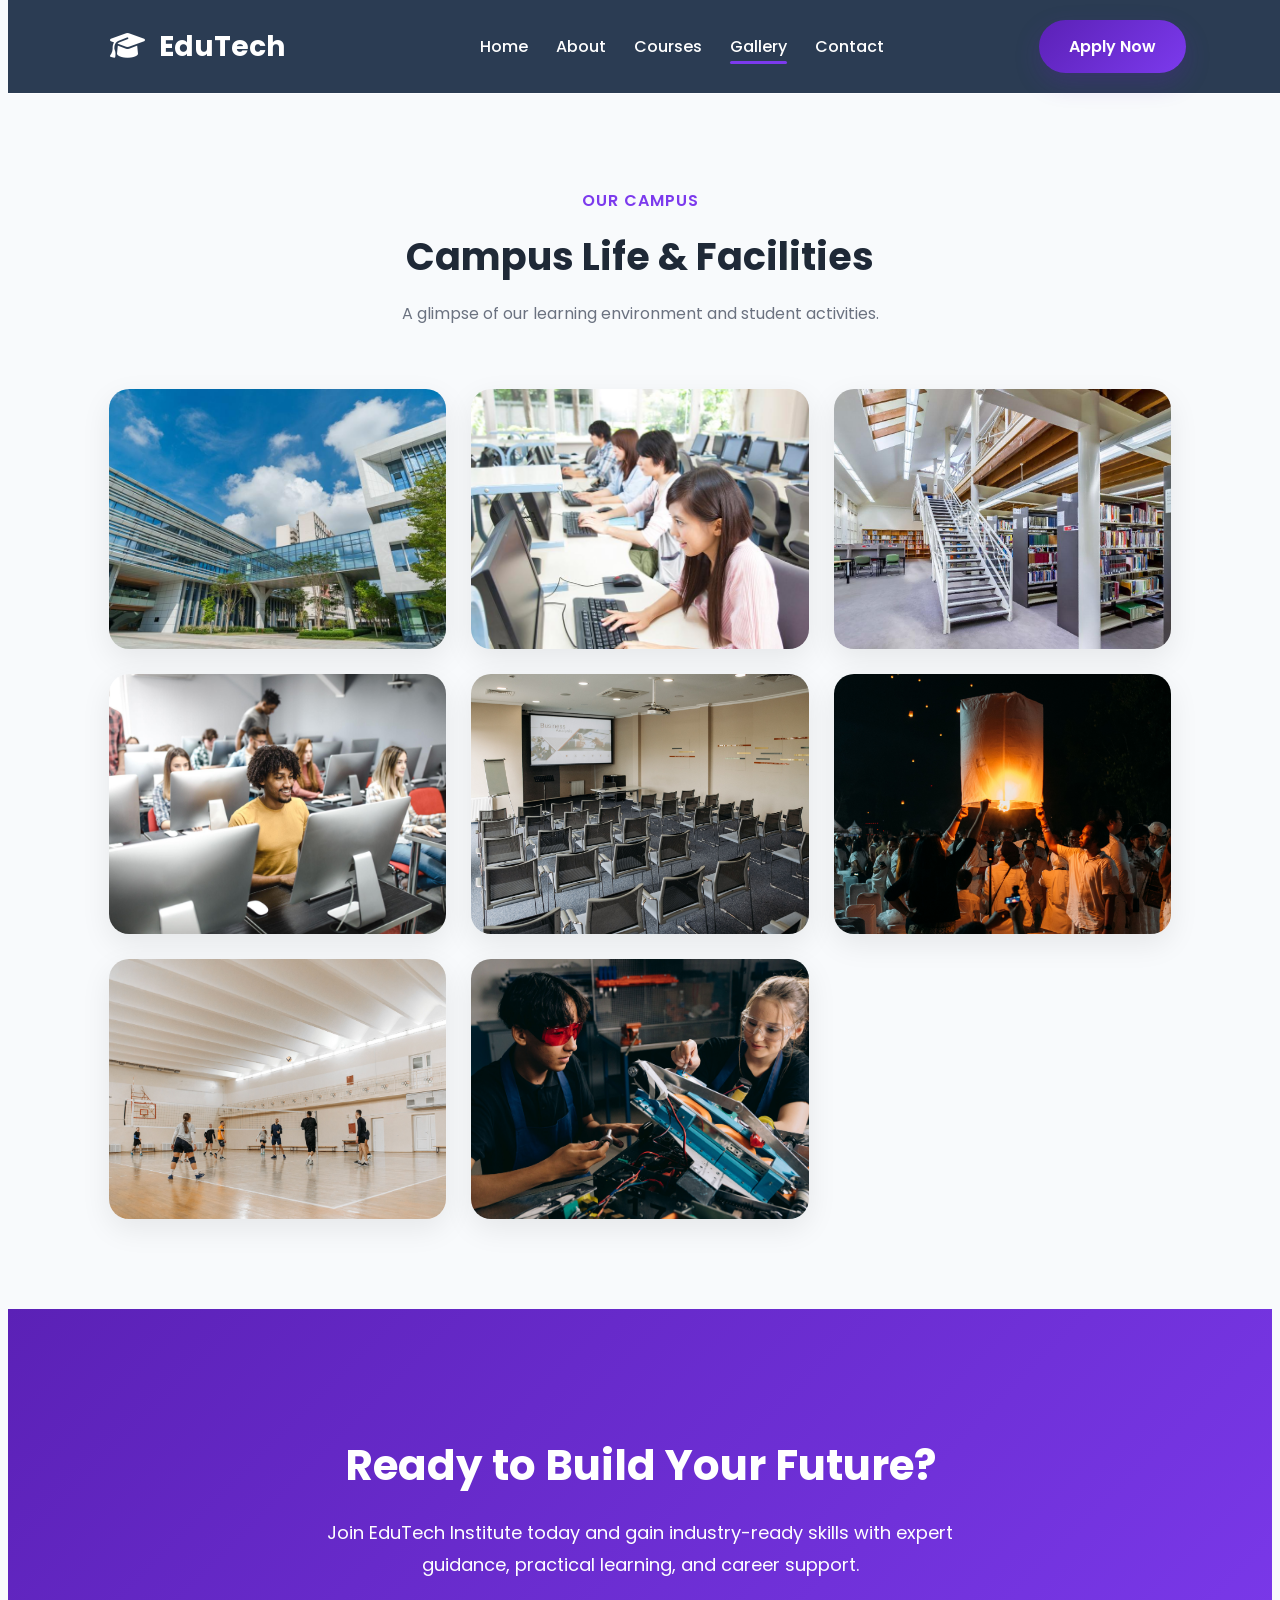
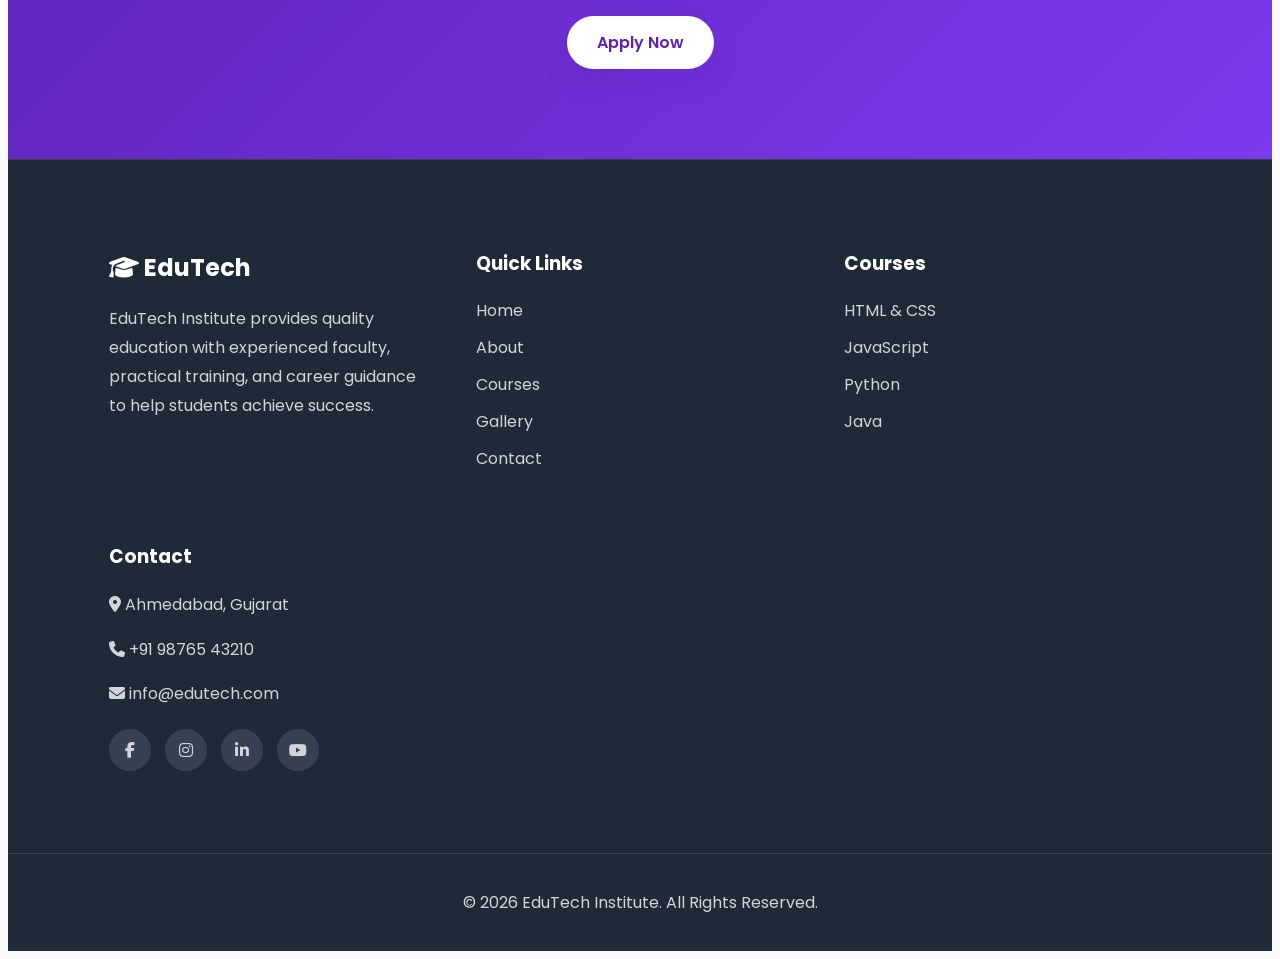
<file: gallery.html>
<!DOCTYPE html>
<html lang="en">

<head>

    <meta charset="UTF-8">

    <meta name="viewport" content="width=device-width, initial-scale=1.0">

    <title>About | EduTech Institute</title>

	<link rel="icon" href="images/logo.png">

    <link rel="stylesheet" href="style.css">

    <link href="https://fonts.googleapis.com/css2?family=Poppins:wght@300;400;500;600;700&display=swap" rel="stylesheet">

    <link rel="stylesheet"
        href="https://cdnjs.cloudflare.com/ajax/libs/font-awesome/6.6.0/css/all.min.css">

</head>

<body>
<!--================ PRELOADER =================-->

<div id="preloader">

    <div class="loader"></div>

</div>

<!--================ NAVBAR ================-->

<header>

    <nav class="navbar">

    <div class="logo">
        <i class="fa-solid fa-graduation-cap"></i>
        EduTech
    </div>

    <div class="menu-toggle" id="menu-toggle">
        <i class="fa-solid fa-bars"></i>
    </div>

    <ul class="nav-links" id="nav-links">

            <li><a href="index.html">Home</a></li>

            <li><a class="active" href="about.html">About</a></li>

            <li><a href="courses.html">Courses</a></li>

            <li><a href="gallery.html">Gallery</a></li>

            <li><a href="contact.html">Contact</a></li>

        </ul>

        <a href="contact.html" class="btn">Apply Now</a>

    </nav>

</header>
<!--================ GALLERY =================-->

<section class="gallery-page">

    <div class="section-title">

        <span>Our Campus</span>

        <h2>Campus Life & Facilities</h2>

        <p>
            A glimpse of our learning environment and student activities.
        </p>

    </div>

    <div class="gallery-grid">

        <div class="gallery-card">
            <img src="img/gallery1.jfif" alt="Campus">
            <div class="gallery-overlay">
                <h3>Campus Building</h3>
            </div>
        </div>

        <div class="gallery-card">
            <img src="img/gallery2.jfif" alt="Computer Lab">
            <div class="gallery-overlay">
                <h3>Computer Lab</h3>
            </div>
        </div>

        <div class="gallery-card">
            <img src="img/gallery3.jfif" alt="Library">
            <div class="gallery-overlay">
                <h3>Library</h3>
            </div>
        </div>

        <div class="gallery-card">
            <img src="img/gallery4.jfif" alt="Classroom">
            <div class="gallery-overlay">
                <h3>Smart Classroom</h3>
            </div>
        </div>

        <div class="gallery-card">
            <img src="img/gallery5.jpg" alt="Seminar">
            <div class="gallery-overlay">
                <h3>Seminar Hall</h3>
            </div>
        </div>

        <div class="gallery-card">
            <img src="img/gallery6.jpg" alt="Event">
            <div class="gallery-overlay">
                <h3>Annual Event</h3>
            </div>
        </div>

        <div class="gallery-card">
            <img src="img/gallery7.jpg" alt="Sports">
            <div class="gallery-overlay">
                <h3>Sports Activities</h3>
            </div>
        </div>

        <div class="gallery-card">
            <img src="img/gallery8.jpg" alt="Students">
            <div class="gallery-overlay">
                <h3>Student Projects</h3>
            </div>
        </div>

    </div>

</section>
<!-- ================= CALL TO ACTION ================= -->

<section class="cta fade-up">
		
	
    <div class="cta-content">

        <h2>Ready to Build Your Future?</h2>

        <p>
            Join EduTech Institute today and gain industry-ready skills with expert guidance,
            practical learning, and career support.
        </p>

        <a href="contact.html" class="btn">Apply Now</a>

    </div>

</section>
<!-- ================= FOOTER ================= -->

<footer>

    <div class="footer-container">

        <div class="footer-box">

            <h2><i class="fa-solid fa-graduation-cap"></i> EduTech</h2>

            <p>
                EduTech Institute provides quality education with experienced faculty,
                practical training, and career guidance to help students achieve success.
            </p>

        </div>

        <div class="footer-box">

            <h3>Quick Links</h3>

            <a href="index.html">Home</a>
            <a href="about.html">About</a>
            <a href="courses.html">Courses</a>
            <a href="gallery.html">Gallery</a>
            <a href="contact.html">Contact</a>

        </div>

        <div class="footer-box">

            <h3>Courses</h3>

            <a href="#">HTML & CSS</a>
            <a href="#">JavaScript</a>
            <a href="#">Python</a>
            <a href="#">Java</a>

        </div>

        <div class="footer-box">

            <h3>Contact</h3>

            <p><i class="fa-solid fa-location-dot"></i> Ahmedabad, Gujarat</p>

            <p><i class="fa-solid fa-phone"></i> +91 98765 43210</p>

            <p><i class="fa-solid fa-envelope"></i> info@edutech.com</p>

            <div class="social-icons">

                <a href="#"><i class="fab fa-facebook-f"></i></a>

                <a href="#"><i class="fab fa-instagram"></i></a>

                <a href="#"><i class="fab fa-linkedin-in"></i></a>

                <a href="#"><i class="fab fa-youtube"></i></a>

            </div>

        </div>

    </div>

    <div class="footer-bottom">

        <p>

© <span id="year"></span> EduTech Institute. All Rights Reserved.

</p>

    </div>

</footer>
<button id="topBtn" title="Go to Top">
    <i class="fa-solid fa-arrow-up"></i>
</button>

<script src="script.js"></script>
</body>

</html>
</file>
<file: style.css>
html{
    scroll-behavior:smooth;
}
::selection{
    background:#7C3AED;
    color:#fff;
}
body{
    font-family:'Poppins',sans-serif;
    background:#F8FAFC;
    color:#1F2937;
    overflow-x:hidden;
    padding-top:90px; /* important for fixed navbar */
}
/* ================= NAVBAR ================= */

header{
    position:fixed;
    top:0;
    width:100%;
    z-index:1000;
    backdrop-filter:blur(12px);
    background:rgba(255,255,255,.75);
    border-bottom:1px solid rgba(255,255,255,.25);
}

.navbar{
    background: rgba(7,26,53,0.85);
    backdrop-filter: blur(12px);
    -webkit-backdrop-filter: blur(12px);
    transition: 0.3s ease;
    display:flex;
    justify-content:space-between;
    align-items:center;
    padding:18px 8%;
}

.logo{
    font-size:28px;
    font-weight:700;
    color:#ffffff;
}

.logo i{
    margin-right:8px;
}

.nav-links{
    display:flex;
    gap:28px;
    list-style:none;
}

.nav-links a{
    text-decoration:none;
    color:#ffffff;
    font-weight:500;
    position:relative;
    transition:.3s;
}

.nav-links a::after{
    content:'';
    position:absolute;
    left:0;
    bottom:-6px;
    width:0;
    height:3px;
    background:#7C3AED;
    border-radius:10px;
    transition:.3s;
}

.nav-links a:hover::after,
.nav-links a.active::after{
    width:100%;
}

.nav-links a:hover{
    color:#7C3AED;
}
/*================ HERO =================*/

.hero{

    display:flex;

    align-items:center;

    justify-content:space-between;

    gap:60px;

    padding:80px 8%;

    min-height:90vh;

    background:linear-gradient(135deg,#F8F5FF,#EEF2FF);

}

.hero-text{

    flex:1;

}

.tag{

    display:inline-block;

    color:#7C3AED;

    font-weight:600;

    margin-bottom:20px;

    font-size:18px;

}

.hero-text h1{

    font-size:58px;

    line-height:1.2;

    color:#1F2937;

    margin-bottom:25px;

}

.hero-text p{

    font-size:18px;

    color:#6B7280;

    line-height:1.8;

    margin-bottom:35px;

}

.hero-buttons{

    display:flex;

    gap:20px;

}

.hero-image{

    flex:1;

    display:flex;

    justify-content:center;

}

.hero-image img{
	 transition: .4s;
    width:100%;

    max-width:550px;

    border-radius:25px;

    box-shadow:0 20px 40px rgba(0,0,0,.15);

    animation:float 4s ease-in-out infinite;

}
.hero-image img:hover{
    transform:translateY(-8px) scale(1.02);
    filter:drop-shadow(0 15px 35px rgba(0,0,0,.25));
}
@keyframes float{

0%,100%{

transform:translateY(0);

}

50%{

transform:translateY(-15px);

}

}
/* ================= FEATURES ================= */

.features{
    padding:90px 8%;
    background:#F8FAFC;
}

.section-title{
    text-align:center;
    margin-bottom:60px;
}

.section-title span{
    color:#7C3AED;
    font-weight:600;
    letter-spacing:1px;
    text-transform:uppercase;
}

.section-title h2{
    margin:15px 0;
    font-size:38px;
    color:#1F2937;
}

.section-title p{
    max-width:650px;
    margin:auto;
    color:#6B7280;
    line-height:1.8;
}

.feature-container{
    display:grid;
    grid-template-columns:repeat(auto-fit,minmax(240px,1fr));
    gap:30px;
}

.feature-card{
    background:#fff;
    padding:35px 25px;
    border-radius:18px;
    text-align:center;
    box-shadow:0 10px 30px rgba(0,0,0,.08);
    transition:.4s;
}

.feature-card:hover{
    transform:translateY(-10px);
    box-shadow:0 18px 40px rgba(91,33,182,.18);
}

.feature-card i{
    font-size:50px;
    color:#7C3AED;
    margin-bottom:20px;
}

.feature-card h3{
    margin-bottom:15px;
    color:#1F2937;
}

.feature-card p{
    color:#6B7280;
    line-height:1.7;
}
/* ================= ABOUT PREVIEW ================= */

.about-preview{
    display:flex;
    align-items:center;
    justify-content:space-between;
    gap:60px;
    padding:90px 8%;
    background:#ffffff;
    flex-wrap:wrap;
}

.about-image{
    flex:1;
    min-width:300px;
}

.about-image img{
    width:100%;
    border-radius:20px;
    box-shadow:0 20px 40px rgba(0,0,0,.12);
    transition:.4s;
}

.about-image img:hover{
    transform:scale(1.03);
}

.about-content{
    flex:1;
    min-width:300px;
}

.about-content span{
    color:#7C3AED;
    font-weight:600;
    text-transform:uppercase;
}

.about-content h2{
    margin:15px 0 20px;
    font-size:38px;
    color:#1F2937;
}

.about-content p{
    color:#6B7280;
    line-height:1.8;
    margin-bottom:30px;
}
.about-content .btn{
    display:inline-block;
    width:auto;
    min-width:180px;
    text-align:center;
}

.about-boxes{
    display:flex;
    gap:20px;
    flex-wrap:wrap;
    margin-bottom:30px;
}

.about-box{
    background:#F8FAFC;
    padding:20px;
    border-radius:15px;
    text-align:center;
    flex:1;
    min-width:120px;
    transition:.3s;
}

.about-box:hover{
    background:#7C3AED;
    color:#fff;
    transform:translateY(-5px);
}

.about-box:hover p{
    color:#fff;
}

.about-box h3{
    font-size:28px;
    margin-bottom:8px;
    color:#5B21B6;
}

.about-box:hover h3{
    color:#fff;
}

.about-box p{
    margin:0;
    color:#6B7280;
}
/* ================= COURSES ================= */

.courses{
    padding:90px 8%;
    background:#F8FAFC;
}

.course-container{
    display:grid;
    grid-template-columns:repeat(auto-fit,minmax(320px,1fr));
    gap:30px;
}

.course-card{
    padding:25px;
    display:flex;
    flex-direction:column;
    height:100%;
    background:#fff;
    border-radius:20px;
    overflow:hidden;
    box-shadow:0 12px 30px rgba(0,0,0,.08);
    transition:.4s;
}

.course-card:hover{
    transform:translateY(-12px);
    box-shadow:0 20px 40px rgba(91,33,182,.20);
}

.course-card img{
    width:100%;
    height:220px;
    object-fit:cover;
    transition:.4s;
}

.course-card:hover img{
    transform:scale(1.08);
}

.course-content{
    padding:25px;
}

.course-content h3{
    color:#1F2937;
    margin-bottom:15px;
}

.course-content p{
    color:#6B7280;
    line-height:1.7;
    margin-bottom:20px;
}

.course-info{
    display:flex;
    justify-content:space-between;
    margin-bottom:20px;
    color:#7C3AED;
    font-weight:600;
}

.course-info i{
    margin-right:6px;
}
/* ================= ACHIEVEMENTS ================= */

.achievements{
    padding:90px 8%;
    background:linear-gradient(135deg,#5B21B6,#7C3AED);
    color:#fff;
}

.achievement-container{
    display:grid;
    grid-template-columns:repeat(auto-fit,minmax(220px,1fr));
    gap:30px;
    margin-top:50px;
}

.achievement-card{
    background:rgba(255,255,255,.12);
    backdrop-filter:blur(10px);
    border-radius:20px;
    padding:35px 20px;
    text-align:center;
    transition:.4s;
}

.achievement-card:hover{
    transform:translateY(-10px);
    background:rgba(255,255,255,.20);
}

.achievement-card i{
    font-size:50px;
    margin-bottom:20px;
    color:#FFD54F;
}

.achievement-card h2{
    font-size:42px;
    margin-bottom:10px;
}

.achievement-card p{
    font-size:17px;
    color:#f3f4f6;
}

/* Make section title white inside achievements */

.achievements .section-title h2,
.achievements .section-title p,
.achievements .section-title span{
    color:#fff;
}
/* ================= TESTIMONIALS ================= */

.testimonials{
    padding:90px 8%;
    background:#ffffff;
}

.testimonial-container{
    display:grid;
    grid-template-columns:repeat(auto-fit,minmax(300px,1fr));
    gap:30px;
}

.testimonial-card{
    background:#fff;
    padding:35px 25px;
    border-radius:20px;
    text-align:center;
    box-shadow:0 12px 30px rgba(0,0,0,.08);
    transition:.4s;
}

.testimonial-card:hover{
    transform:translateY(-10px);
    box-shadow:0 20px 40px rgba(91,33,182,.18);
}

.testimonial-card img{
    width:90px;
    height:90px;
    border-radius:50%;
    object-fit:cover;
    border:4px solid #7C3AED;
    margin-bottom:20px;
}

.testimonial-card h3{
    margin-bottom:10px;
    color:#1F2937;
}

.stars{
    color:#F59E0B;
    margin-bottom:15px;
    font-size:18px;
}

.testimonial-card p{
    color:#6B7280;
    line-height:1.8;
    font-style:italic;
}
/* ================= CTA ================= */

.cta{
    padding:90px 8%;
    background:linear-gradient(135deg,#5B21B6,#7C3AED);
    text-align:center;
    color:#fff;
}

.cta h2{
    font-size:42px;
    margin-bottom:20px;
}

.cta p{
    max-width:700px;
    margin:0 auto 35px;
    line-height:1.8;
    font-size:18px;
}

.cta .btn{
    background:#fff;
    color:#5B21B6;
}

.cta .btn:hover{
    background:#F3F4F6;
}
/* ================= FOOTER ================= */

footer{
	border-top:1px solid rgba(255,255,255,.1);
    background:#1F2937;
    color:#fff;
}

.footer-container{
    display:grid;
    grid-template-columns:repeat(auto-fit,minmax(250px,1fr));
    gap:40px;
    padding:70px 8%;
}

.footer-box h2,
.footer-box h3{
    margin-bottom:20px;
}

.footer-box p{
    color:#D1D5DB;
    line-height:1.8;
}

.footer-box a{
    display:block;
    color:#D1D5DB;
    text-decoration:none;
    margin-bottom:12px;
    transition:.3s;
}

.footer-box a:hover{
    color:#A78BFA;
    padding-left:8px;
}

.social-icons{
    margin-top:20px;
}

.social-icons a{
    display:inline-flex;
    align-items:center;
    justify-content:center;
    width:42px;
    height:42px;
    background:#374151;
    border-radius:50%;
    margin-right:10px;
    transition:.3s;
}

.social-icons a:hover{
    background:#7C3AED;
    color:#fff;
    transform:translateY(-5px);
}

.footer-bottom{
    border-top:1px solid #374151;
    text-align:center;
    padding:20px;
    color:#D1D5DB;
}
/* ================= BUTTONS ================= */

.btn{
    display:inline-block;
    padding:14px 30px;
    border-radius:50px;
    background:linear-gradient(135deg,#5B21B6,#7C3AED);
    color:#fff;
    text-decoration:none;
    font-weight:600;
    transition:.35s ease;
    box-shadow:0 10px 25px rgba(91,33,182,.25);
}

.btn:hover{
    transform:translateY(-4px) scale(1.05);
    box-shadow:0 18px 35px rgba(91,33,182,.35);
}

.btn-outline{
    display:inline-block;
    padding:14px 30px;
    border:2px solid #7C3AED;
    border-radius:50px;
    color:#7C3AED;
    text-decoration:none;
    font-weight:600;
    transition:.4s;
}

.btn-outline:hover{
    background:#7C3AED;
    color:#fff;
    transform:translateY(-5px);
}
/* ================= SCROLL ANIMATION ================= */

.fade-up{
    opacity:0;
    transform:translateY(40px);
    transition:.8s;
}

.fade-up.show{
    opacity:1;
    transform:translateY(0);
}
/* ================= BACK TO TOP ================= */

#topBtn{
    position:fixed;
    bottom:25px;
    right:25px;
    width:50px;
    height:50px;
    border:none;
    border-radius:50%;
    background:#7C3AED;
    color:#fff;
    font-size:18px;
    cursor:pointer;
    opacity:0;
    visibility:hidden;
    transition:.3s;
    box-shadow:0 10px 25px rgba(124,58,237,.35);
    z-index:999;
}

#topBtn.show{
    opacity:1;
    visibility:visible;
}

#topBtn:hover{
    transform:translateY(-5px);
    background:#5B21B6;
}

/* ================= PAGE HERO ================= */

.page-hero{

    margin-top:0;
    height:350px;

    background:linear-gradient(rgba(91,33,182,.75),
    rgba(124,58,237,.75)),
    url("images/campus.jpg") center/cover;

    display:flex;

    align-items:center;

    justify-content:center;

    text-align:center;

    color:white;

}

.page-hero h1{

    font-size:52px;

    margin-bottom:15px;

}

.page-hero p{

    font-size:18px;

    max-width:700px;

    margin:auto;

}
/* ================= MISSION & VISION ================= */

.mission-section{
    padding:90px 8%;
    background:#F8FAFC;
}

.mission-container{
    display:grid;
    grid-template-columns:repeat(auto-fit,minmax(320px,1fr));
    gap:35px;
    margin-top:50px;
}

.mission-card{
    background:#fff;
    padding:40px 30px;
    border-radius:20px;
    text-align:center;
    box-shadow:0 12px 30px rgba(0,0,0,.08);
    transition:.4s;
}

.mission-card:hover{
    transform:translateY(-10px);
    box-shadow:0 20px 40px rgba(91,33,182,.18);
}

.mission-card i{
    font-size:55px;
    color:#7C3AED;
    margin-bottom:20px;
}

.mission-card h3{
    margin-bottom:18px;
    color:#1F2937;
}

.mission-card p{
    color:#6B7280;
    line-height:1.8;
}
/* ================= PRINCIPAL ================= */

.principal-section{
    padding:90px 8%;
    display:flex;
    align-items:center;
    gap:60px;
    flex-wrap:wrap;
    background:#fff;
}

.principal-image{
    flex:1;
    min-width:300px;
}

.principal-image img{
    width:100%;
    border-radius:20px;
    box-shadow:0 15px 35px rgba(0,0,0,.12);
}

.principal-content{
    flex:1;
    min-width:300px;
}

.principal-content span{
    color:#7C3AED;
    font-weight:600;
    text-transform:uppercase;
}

.principal-content h2{
    margin:15px 0;
    font-size:38px;
    color:#1F2937;
}

.principal-content p{
    color:#6B7280;
    line-height:1.8;
    margin-bottom:20px;
}
/*================ FACULTY =================*/

.faculty{
    padding:90px 8%;
    background:#F8FAFC;
}

.faculty-container{
    display:grid;
    grid-template-columns:repeat(auto-fit,minmax(280px,1fr));
    gap:30px;
    margin-top:50px;
}

.faculty-card{
    background:#fff;
    border-radius:20px;
    overflow:hidden;
    text-align:center;
    box-shadow:0 10px 30px rgba(0,0,0,.08);
    transition:.4s;
}

.faculty-card:hover{
    transform:translateY(-10px);
    box-shadow:0 18px 40px rgba(91,33,182,.18);
}

.faculty-card img{
    width:100%;
    height:300px;
    object-fit:cover;
}

.faculty-card h3{
    margin-top:20px;
    color:#1F2937;
}

.designation{
    color:#7C3AED;
    font-weight:600;
    margin:10px 0;
}

.faculty-card p{
    padding:0 20px 25px;
    color:#6B7280;
    line-height:1.7;
}
/*================ WHY US =================*/

.why-us{
    padding:90px 8%;
    background:#ffffff;
}

.why-container{
    display:grid;
    grid-template-columns:repeat(auto-fit,minmax(250px,1fr));
    gap:30px;
    margin-top:50px;
}

.why-card{
    background:#fff;
    padding:35px 25px;
    text-align:center;
    border-radius:18px;
    box-shadow:0 10px 25px rgba(0,0,0,.08);
    transition:.4s;
}

.why-card:hover{
    background:#7C3AED;
    color:#fff;
    transform:translateY(-10px);
}

.why-card i{
    font-size:50px;
    margin-bottom:20px;
    color:#7C3AED;
}

.why-card:hover i{
    color:#FFD54F;
}

.why-card p{
    color:#6B7280;
    line-height:1.7;
}

.why-card:hover p{
    color:#fff;
}
/*================ COURSES PAGE =================*/

.courses-page{
    padding:90px 8%;
    background:#F8FAFC;
}

.course-grid{
    display:grid;
    grid-template-columns:repeat(auto-fit,minmax(300px,1fr));
    gap:25px;
    margin-top:50px;
    align-items:stretch;
}

.course-box{
    width:100%;
    max-width:100%;
    overflow:hidden;
    box-sizing:border-box;

    background:#fff;
    border-radius:20px;
    box-shadow:0 10px 30px rgba(0,0,0,.08);
    display:flex;
    flex-direction:column;
}
.course-box:hover{
    transform:translateY(-10px);
    box-shadow:0 20px 40px rgba(91,33,182,.20);
border:2px solid #4F46E5;
    transform:translateY(-8px);
}

.course-box img{
    width:100%;
    height:auto;
    display:block;
    object-fit:cover;
}
.course-details{
    padding:25px;

    display:flex;
    flex-direction:column;

    flex:1;
}
.badge{
    display:inline-block;
    background:#7C3AED;
    color:#fff;
    padding:6px 14px;
    border-radius:30px;
    font-size:14px;
    margin-bottom:15px;
}

.course-details h3{
    margin-bottom:15px;
    color:#1F2937;
}

.course-details p{
    color:#6B7280;
    line-height:1.7;
}

.course-details ul{
    list-style:none;
    padding:20px 0;
    margin-bottom:auto;
}

.course-details ul li{
    margin-bottom:10px;
    color:#374151;
}

.course-details i{
    color:#7C3AED;
    margin-right:8px;
}
.course-details .btn{
    display:flex;
    align-items:center;
    justify-content:center;
    width:100%;
    min-width:0;
    height:52px;
    margin-top:25px;
    border-radius:50px;
}
/*================ GALLERY PAGE =================*/

.gallery-page{
    padding:90px 8%;
    background:#F8FAFC;
}

.gallery-grid{
    display:grid;
    grid-template-columns:repeat(auto-fit,minmax(280px,1fr));
    gap:25px;
    margin-top:50px;
}

.gallery-card{
    position:relative;
    overflow:hidden;
    border-radius:20px;
    box-shadow:0 10px 30px rgba(0,0,0,.08);
}

.gallery-card img{
    width:100%;
    height:260px;
    object-fit:cover;
    transition:.5s;
}

.gallery-overlay{
    position:absolute;
    left:0;
    right:0;
    bottom:0;
    background:linear-gradient(transparent,rgba(91,33,182,.95));
    color:#fff;
    text-align:center;
    padding:40px 20px 20px;
    transform:translateY(100%);
    transition:.4s;
}

.gallery-card:hover img{
    transform:scale(1.1);
}

.gallery-card:hover .gallery-overlay{
    transform:translateY(0);
}
/*================ CONTACT PAGE =================*/

.contact-page{
    padding:90px 8%;
    background:#F8FAFC;
}

.contact-info{
    display:grid;
    grid-template-columns:repeat(auto-fit,minmax(220px,1fr));
    gap:25px;
    margin-bottom:60px;
}

.info-card{
    background:#fff;
    text-align:center;
    padding:30px;
    border-radius:18px;
    box-shadow:0 10px 25px rgba(0,0,0,.08);
    transition:.3s;
}

.info-card:hover{
    transform:translateY(-8px);
}

.info-card i{
    font-size:40px;
    color:#7C3AED;
    margin-bottom:15px;
}

.contact-container{
    display:flex;
    gap:40px;
    align-items:center;
    flex-wrap:wrap;
}

.contact-form,
.contact-image{
    flex:1;
    min-width:300px;
}

.contact-form{
    background:#fff;
    padding:35px;
    border-radius:20px;
    box-shadow:0 10px 30px rgba(0,0,0,.08);
}

.contact-form form{
    display:flex;
    flex-direction:column;
    gap:18px;
}

.contact-form input,
.contact-form textarea{
    padding:15px;
    border:1px solid #ddd;
    border-radius:10px;
    font-family:Poppins,sans-serif;
}

.contact-form input:focus,
.contact-form textarea:focus{
    outline:none;
    border-color:#7C3AED;
}

.contact-image img{
    width:100%;
    border-radius:20px;
}

.map-section{
    padding:0 8% 90px;
}

.map-section iframe{
    width:100%;
    height:400px;
    border:none;
    border-radius:20px;
}

.faq{
    padding:90px 8%;
    background:#fff;
}

.faq-container{
    display:grid;
    gap:20px;
    margin-top:40px;
}

.faq-item{
    background:#F8FAFC;
    padding:25px;
    border-radius:15px;
    box-shadow:0 8px 20px rgba(0,0,0,.06);
}

.faq-item h3{
    color:#5B21B6;
    margin-bottom:10px;
}

.faq-item p{
    color:#6B7280;
}



::-webkit-scrollbar{
    width:10px;
}

::-webkit-scrollbar-track{
    background:#F3F4F6;
}

::-webkit-scrollbar-thumb{
    background:#7C3AED;
    border-radius:20px;
}

::-webkit-scrollbar-thumb:hover{
    background:#5B21B6;
}
img{
    max-width:100%;
    display:block;
}
@keyframes fadeUp{

from{
    opacity:0;
    transform:translateY(40px);
}

to{
    opacity:1;
    transform:translateY(0);
}

}

.fade-up{
    animation:fadeUp .8s ease forwards;
}

/*================ PRELOADER =================*/

#preloader{

    position:fixed;

    top:0;

    left:0;

    width:100%;

    height:100%;

    background:#ffffff;

    display:flex;

    justify-content:center;

    align-items:center;

    z-index:9999;

}

.loader{

    width:70px;

    height:70px;

    border:8px solid #E5E7EB;

    border-top:8px solid #7C3AED;

    border-radius:50%;

    animation:spin 1s linear infinite;

}

@keyframes spin{

    0%{

        transform:rotate(0deg);

    }

    100%{

        transform:rotate(360deg);

    }

}
/*================ THEME TOGGLE =================*/

.nav-actions{
    display:flex;
    align-items:center;
    gap:15px;
}

.theme-btn{
    width:45px;
    height:45px;
    border:none;
    border-radius:50%;
    background:#7C3AED;
    color:#fff;
    cursor:pointer;
    font-size:18px;
    transition:.3s;
}

.theme-btn:hover{
    transform:rotate(20deg) scale(1.08);
}

/* Dark Mode */

body.dark-mode{
    background:#111827;
    color:#F9FAFB;
}

body.dark-mode section{
    background:#111827 !important;
}

body.dark-mode .course-box,
body.dark-mode .faculty-card,
body.dark-mode .feature-card,
body.dark-mode .testimonial-card,
body.dark-mode .mission-card,
body.dark-mode .why-card,
body.dark-mode .info-card,
body.dark-mode .contact-form,
body.dark-mode .faq-item{
    background:#1F2937;
    color:#F9FAFB;
}

body.dark-mode h1,
body.dark-mode h2,
body.dark-mode h3{
    color:#F9FAFB;
}

body.dark-mode p{
    color:#D1D5DB;
}

body.dark-mode .nav-links a{
    color:#F9FAFB;
}

body.dark-mode header{
    background:#111827;
}
/* =====================================================
   RESPONSIVE MOBILE CSS
   Paste this at the VERY END of style.css
===================================================== */

@media (max-width:768px){

/* Body */
body{
    padding-top:75px;
    overflow-x:hidden;
}

/* Navbar */

.navbar{
    display:flex;
    justify-content:space-between;
    align-items:center;
    padding:15px 20px;
    position:relative;
}

.logo{
    font-size:24px;
}

.menu-toggle{
    display:block;
    font-size:28px;
    cursor:pointer;
    color:#ffffff;
}

.navbar .btn{
    display:none;
}

/* Mobile Menu */
.nav-links{
    display:none;
    position:absolute;
    top:100%;
    left:0;
    width:100%;
    background:#2F3E59;   /* Dark background */
    flex-direction:column;
    align-items:center;
    padding:20px 0;
    list-style:none;
    z-index:9999;
    box-shadow:0 10px 20px rgba(0,0,0,.15);
}

.nav-links.active{
    display:flex;
}

.nav-links li{
    width:100%;
    text-align:center;
    margin:10px 0;
}

.nav-links a{
    display:block;
    width:100%;
    color:#fff;
    font-size:18px;
    padding:12px 0;
}

.nav-links a:hover{
    background:#7C3AED;
    color:#fff;
}
/* Hero Section */

.hero{
    flex-direction:column;
    text-align:center;
    padding:60px 20px;
    gap:40px;
}

.hero-text h1{
    font-size:38px;
}

.hero-text p{
    font-size:16px;
}

.hero-buttons{
    justify-content:center;
    flex-wrap:wrap;
}

.hero-image img{
    max-width:100%;
}

/* Common Banner */

.page-hero{
    margin-top:0;
    height:220px;
    padding:20px;
}

.page-hero h1{
    font-size:34px;
}

.page-hero p{
    font-size:16px;
    padding:0 10px;
}

/* Sections */

.features,
.about-preview,
.courses,
.achievements,
.testimonials,
.cta,
.mission-section,
.principal-section,
.faculty,
.why-us,
.courses-page,
.gallery-page,
.contact-page,
.faq{
    padding:60px 20px;
}

/* Two-column layouts */

.about-preview,
.principal-section,
.contact-container{
    flex-direction:column;
}

/* Grids */

.feature-container,
.course-container,
.achievement-container,
.testimonial-container,
.faculty-container,
.why-container,
.course-grid,
.gallery-grid,
.contact-info,
.mission-container{
    grid-template-columns:1fr;
}

/* Images */

.about-image,
.principal-image,
.contact-image{
    width:100%;
}

.about-image img,
.principal-image img,
.contact-image img{
    width:100%;
}

/* Contact Form */

.contact-form{
    width:100%;
    padding:25px;
}

.contact-form input,
.contact-form textarea{
    width:100%;
}

/* Map */

.map-section{
    padding:20px;
}

.map-section iframe{
    height:280px;
}

/* Footer */

.footer-container{
    grid-template-columns:1fr;
    text-align:center;
}

.social-icons{
    justify-content:center;
}

/* Buttons */

.btn,
.btn-outline{
    width:100%;
    text-align:center;
}

/* Titles */

.section-title h2{
    font-size:30px;
}

.hero-text h1,
.page-hero h1,
.cta h2{
    line-height:1.3;
}

}
html,
body{
    overflow-x:hidden;
}

*{
    box-sizing:border-box;
}
@media (max-width:768px){

    .course-details{
        padding:20px;
    }

    .course-details .btn{
        width:100%;
        min-width:0;
    }

    .course-box{
        width:100%;
        max-width:100%;
    }

    .course-box img{
        width:100%;
        height:auto;
    }

}
.nav-actions{
    gap:12px;
}

.theme-btn{
    width:45px;
    height:45px;
}

.menu-toggle{
    order:2;
}

.nav-actions{
    order:3;
}
/* =========================================================
   DAY 19 - RESPONSIVE DESIGN
   ========================================================= */

/* Desktop */
.menu-toggle{
    display:none;
}

/* Prevent horizontal scrolling */
html,
body{
    overflow-x:hidden;
}

*{
    box-sizing:border-box;
}

/* ================= TABLET ================= */

@media (max-width: 1024px){

    .navbar{
        padding:16px 5%;
    }

    .nav-links{
        gap:18px;
    }

    .hero{
        gap:35px;
        padding:70px 5%;
    }

    .hero-text h1{
        font-size:46px;
    }

    .features,
    .about-preview,
    .courses,
    .achievements,
    .testimonials,
    .cta,
    .mission-section,
    .principal-section,
    .faculty,
    .why-us,
    .courses-page,
    .gallery-page,
    .contact-page,
    .faq{
        padding-left:5%;
        padding-right:5%;
    }

    .footer-container{
        padding-left:5%;
        padding-right:5%;
    }

    .about-preview{
        gap:40px;
    }

    .course-container{
        grid-template-columns:repeat(2,1fr);
    }

    .gallery-grid{
        grid-template-columns:repeat(2,1fr);
    }

    .faculty-container{
        grid-template-columns:repeat(2,1fr);
    }

    .contact-container{
        gap:30px;
    }

}


/* ================= MOBILE ================= */

@media (max-width: 768px){

    /* ---------- BODY ---------- */

    body{
        padding-top:75px;
    }

    /* ---------- NAVBAR ---------- */

    .navbar{
        display:flex;
        justify-content:space-between;
        align-items:center;
        padding:15px 20px;
        position:relative;
    }

    .logo{
        font-size:22px;
    }

    .menu-toggle{
        display:block;
        color:#ffffff;
        font-size:26px;
        cursor:pointer;
        order:2;
    }

    .nav-links{
        display:none;
        position:absolute;
        top:100%;
        left:0;
        width:100%;
        background:#071A35;
        flex-direction:column;
        align-items:center;
        gap:0;
        padding:15px 0;
        box-shadow:0 10px 25px rgba(0,0,0,.15);
    }

    .nav-links.active{
        display:flex;
    }

    .nav-links li{
        width:100%;
        text-align:center;
    }

    .nav-links a{
        display:block;
        padding:14px 20px;
        width:100%;
    }

    .nav-links a::after{
        display:none;
    }

    .nav-links a:hover,
    .nav-links a.active{
        background:rgba(124,58,237,.15);
        color:#A78BFA;
    }

    .nav-actions{
        display:none;
    }


    /* ---------- HERO ---------- */

    .hero{
        flex-direction:column;
        text-align:center;
        gap:35px;
        padding:55px 20px;
        min-height:auto;
    }

    .hero-text{
        width:100%;
    }

    .tag{
        font-size:15px;
        margin-bottom:15px;
    }

    .hero-text h1{
        font-size:38px;
        line-height:1.25;
        margin-bottom:20px;
    }

    .hero-text p{
        font-size:16px;
        line-height:1.7;
        margin-bottom:25px;
    }

    .hero-buttons{
        flex-direction:column;
        gap:12px;
        align-items:stretch;
    }

    .hero-buttons .btn,
    .hero-buttons .btn-outline{
        width:100%;
        text-align:center;
    }

    .hero-image{
        width:100%;
    }

    .hero-image img{
        width:100%;
        max-width:100%;
    }


    /* ---------- SECTION TITLES ---------- */

    .section-title{
        margin-bottom:40px;
    }

    .section-title h2{
        font-size:30px;
    }

    .section-title p{
        font-size:15px;
        line-height:1.7;
    }


    /* ---------- FEATURES ---------- */

    .features{
        padding:65px 20px;
    }

    .feature-container{
        grid-template-columns:1fr;
        gap:20px;
    }

    .feature-card{
        padding:30px 20px;
    }


    /* ---------- ABOUT ---------- */

    .about-preview{
        flex-direction:column;
        padding:65px 20px;
        gap:35px;
    }

    .about-image,
    .about-content{
        width:100%;
        min-width:0;
    }

    .about-content h2{
        font-size:30px;
    }

    .about-content p{
        font-size:15px;
    }

    .about-boxes{
        display:grid;
        grid-template-columns:1fr;
        gap:15px;
    }

    .about-box{
        min-width:0;
    }


    /* ---------- COURSES ---------- */

    .courses{
        padding:65px 20px;
    }

    .course-container{
        grid-template-columns:1fr;
        gap:20px;
    }

    .course-card{
        width:100%;
    }

    .course-card img{
        height:210px;
    }

    .course-content{
        padding:20px;
    }


    /* ---------- ACHIEVEMENTS ---------- */

    .achievements{
        padding:65px 20px;
    }

    .achievement-container{
        grid-template-columns:1fr 1fr;
        gap:15px;
        margin-top:35px;
    }

    .achievement-card{
        padding:25px 15px;
    }

    .achievement-card i{
        font-size:38px;
    }

    .achievement-card h2{
        font-size:30px;
    }

    .achievement-card p{
        font-size:14px;
    }


    /* ---------- TESTIMONIALS ---------- */

    .testimonials{
        padding:65px 20px;
    }

    .testimonial-container{
        grid-template-columns:1fr;
        gap:20px;
    }

    .testimonial-card{
        padding:30px 20px;
    }


    /* ---------- CTA ---------- */

    .cta{
        padding:65px 20px;
    }

    .cta h2{
        font-size:30px;
    }

    .cta p{
        font-size:15px;
        line-height:1.7;
    }

    .cta .btn{
        width:100%;
        text-align:center;
    }


    /* ---------- FOOTER ---------- */

    .footer-container{
        grid-template-columns:1fr;
        gap:30px;
        padding:55px 20px;
        text-align:center;
    }

    .footer-box a:hover{
        padding-left:0;
    }

    .social-icons{
        display:flex;
        justify-content:center;
    }


    /* ---------- PAGE HERO ---------- */

    .page-hero{
        margin-top:0;
        height:260px;
        padding:20px;
    }

    .page-hero h1{
        font-size:38px;
    }

    .page-hero p{
        font-size:15px;
    }


    /* ---------- MISSION / VISION ---------- */

    .mission-section{
        padding:65px 20px;
    }

    .mission-container{
        grid-template-columns:1fr;
        gap:20px;
        margin-top:35px;
    }


    /* ---------- PRINCIPAL ---------- */

    .principal-section{
        flex-direction:column;
        padding:65px 20px;
        gap:30px;
    }

    .principal-image,
    .principal-content{
        width:100%;
        min-width:0;
    }

    .principal-content h2{
        font-size:30px;
    }


    /* ---------- FACULTY ---------- */

    .faculty{
        padding:65px 20px;
    }

    .faculty-container{
        grid-template-columns:1fr;
        gap:20px;
    }

    .faculty-card img{
        height:280px;
    }


    /* ---------- WHY US ---------- */

    .why-us{
        padding:65px 20px;
    }

    .why-container{
        grid-template-columns:1fr;
        gap:20px;
        margin-top:35px;
    }


    /* ---------- COURSES PAGE ---------- */

    .courses-page{
        padding:65px 20px;
    }

    .course-grid{
        grid-template-columns:1fr;
        gap:20px;
        margin-top:35px;
    }

    .course-details{
        padding:20px;
    }

    .course-details .btn{
        width:100%;
        text-align:center;
    }


    /* ---------- GALLERY ---------- */

    .gallery-page{
        padding:65px 20px;
    }

    .gallery-grid{
        grid-template-columns:1fr;
        gap:20px;
        margin-top:35px;
    }

    .gallery-card img{
        height:230px;
    }


    /* ---------- CONTACT ---------- */

    .contact-page{
        padding:65px 20px;
    }

    .contact-info{
        grid-template-columns:1fr;
        gap:20px;
        margin-bottom:40px;
    }

    .contact-container{
        flex-direction:column;
        gap:25px;
    }

    .contact-form,
    .contact-image{
        width:100%;
        min-width:0;
    }

    .contact-form{
        padding:25px 20px;
    }

    .map-section{
        padding:0 20px 65px;
    }

    .map-section iframe{
        height:300px;
    }


    /* ---------- FAQ ---------- */

    .faq{
        padding:65px 20px;
    }

    .faq-container{
        margin-top:30px;
    }

    .faq-item{
        padding:20px;
    }


    /* ---------- BUTTONS ---------- */

    .btn,
    .btn-outline{
        padding:13px 22px;
    }

}


/* ================= SMALL MOBILE ================= */

@media (max-width: 480px){

    .navbar{
        padding:14px 15px;
    }

    .logo{
        font-size:20px;
    }

    .menu-toggle{
        font-size:24px;
    }

    .hero{
        padding:45px 15px;
    }

    .hero-text h1{
        font-size:31px;
    }

    .hero-text p{
        font-size:14px;
    }

    .features,
    .about-preview,
    .courses,
    .achievements,
    .testimonials,
    .cta,
    .mission-section,
    .principal-section,
    .faculty,
    .why-us,
    .courses-page,
    .gallery-page,
    .contact-page,
    .faq{
        padding-left:15px;
        padding-right:15px;
    }

    .achievement-container{
        grid-template-columns:1fr;
    }

    .section-title h2{
        font-size:26px;
    }

    .page-hero{
        height:220px;
    }

    .page-hero h1{
        font-size:30px;
    }

    .page-hero p{
        font-size:14px;
    }

    .course-card img{
        height:190px;
    }

    .gallery-card img{
        height:210px;
    }

    #topBtn{
        width:45px;
        height:45px;
        right:15px;
        bottom:15px;
    }

}
</file>
